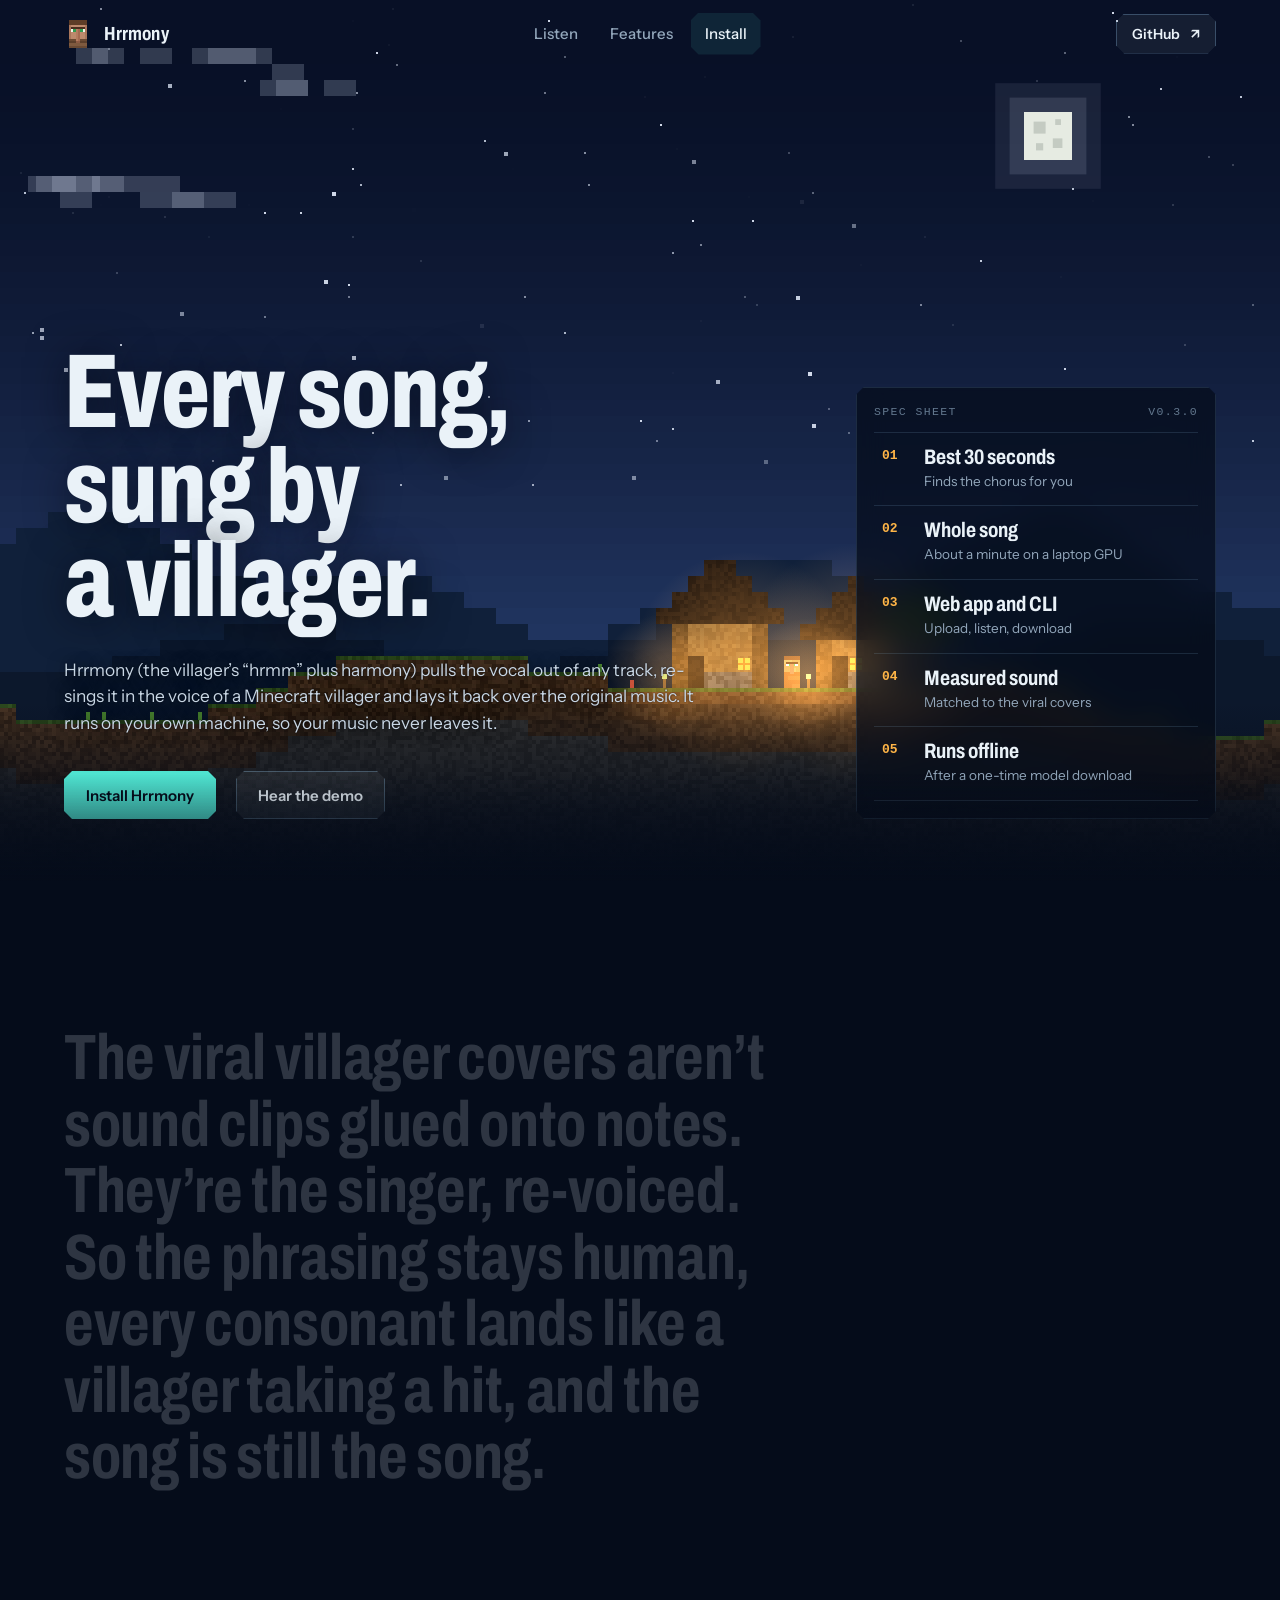
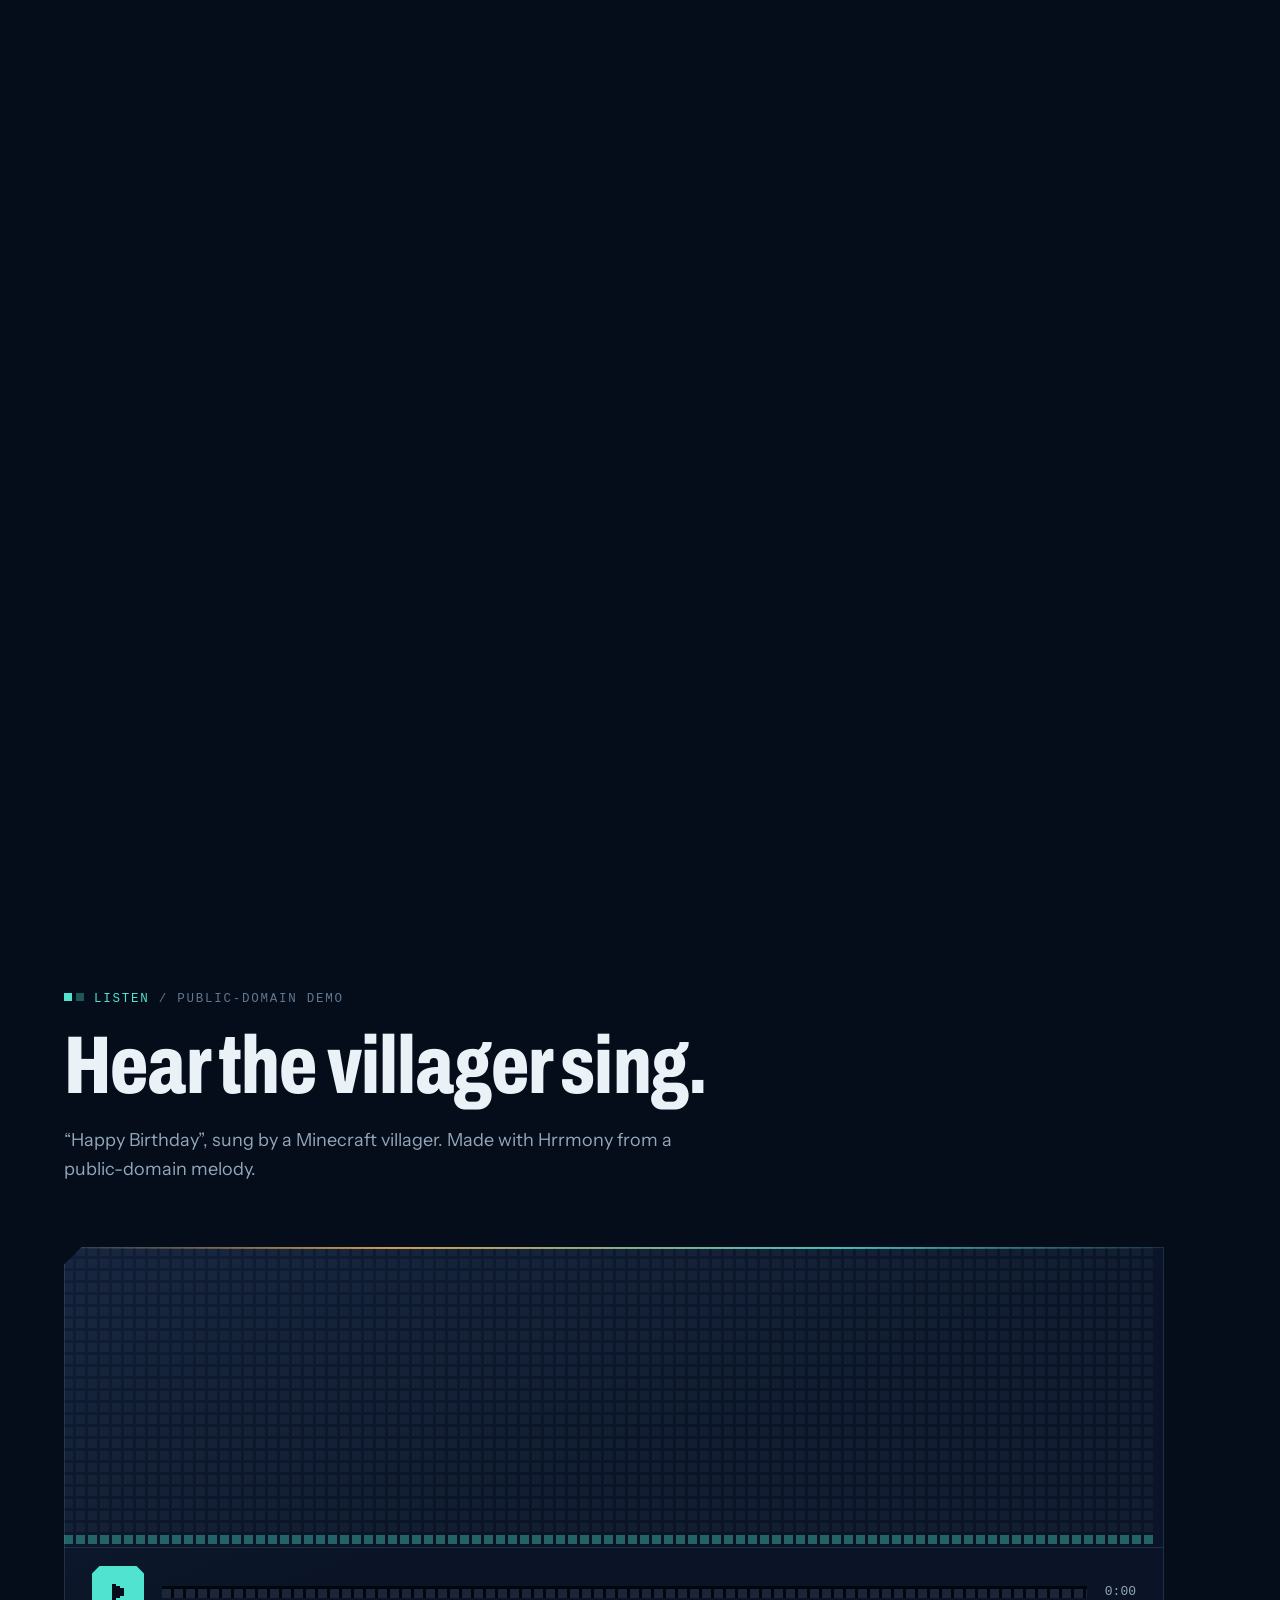
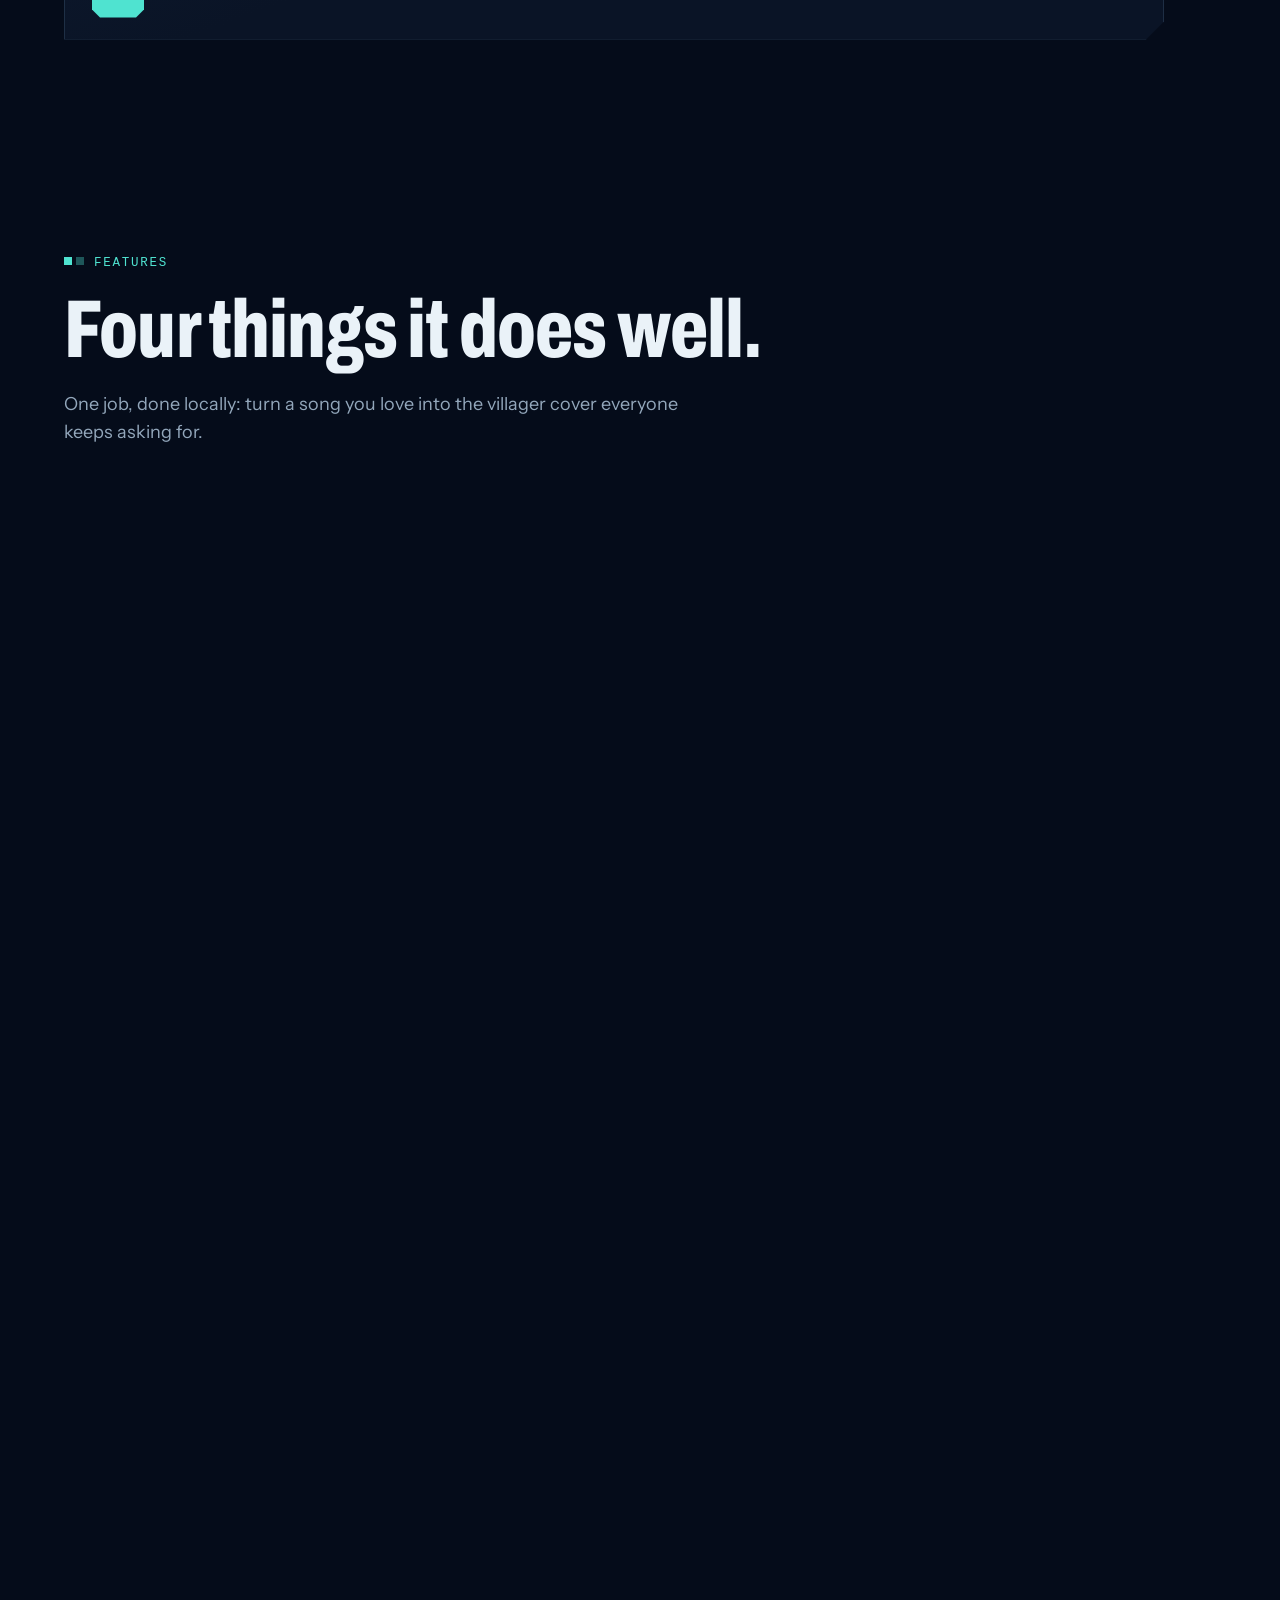
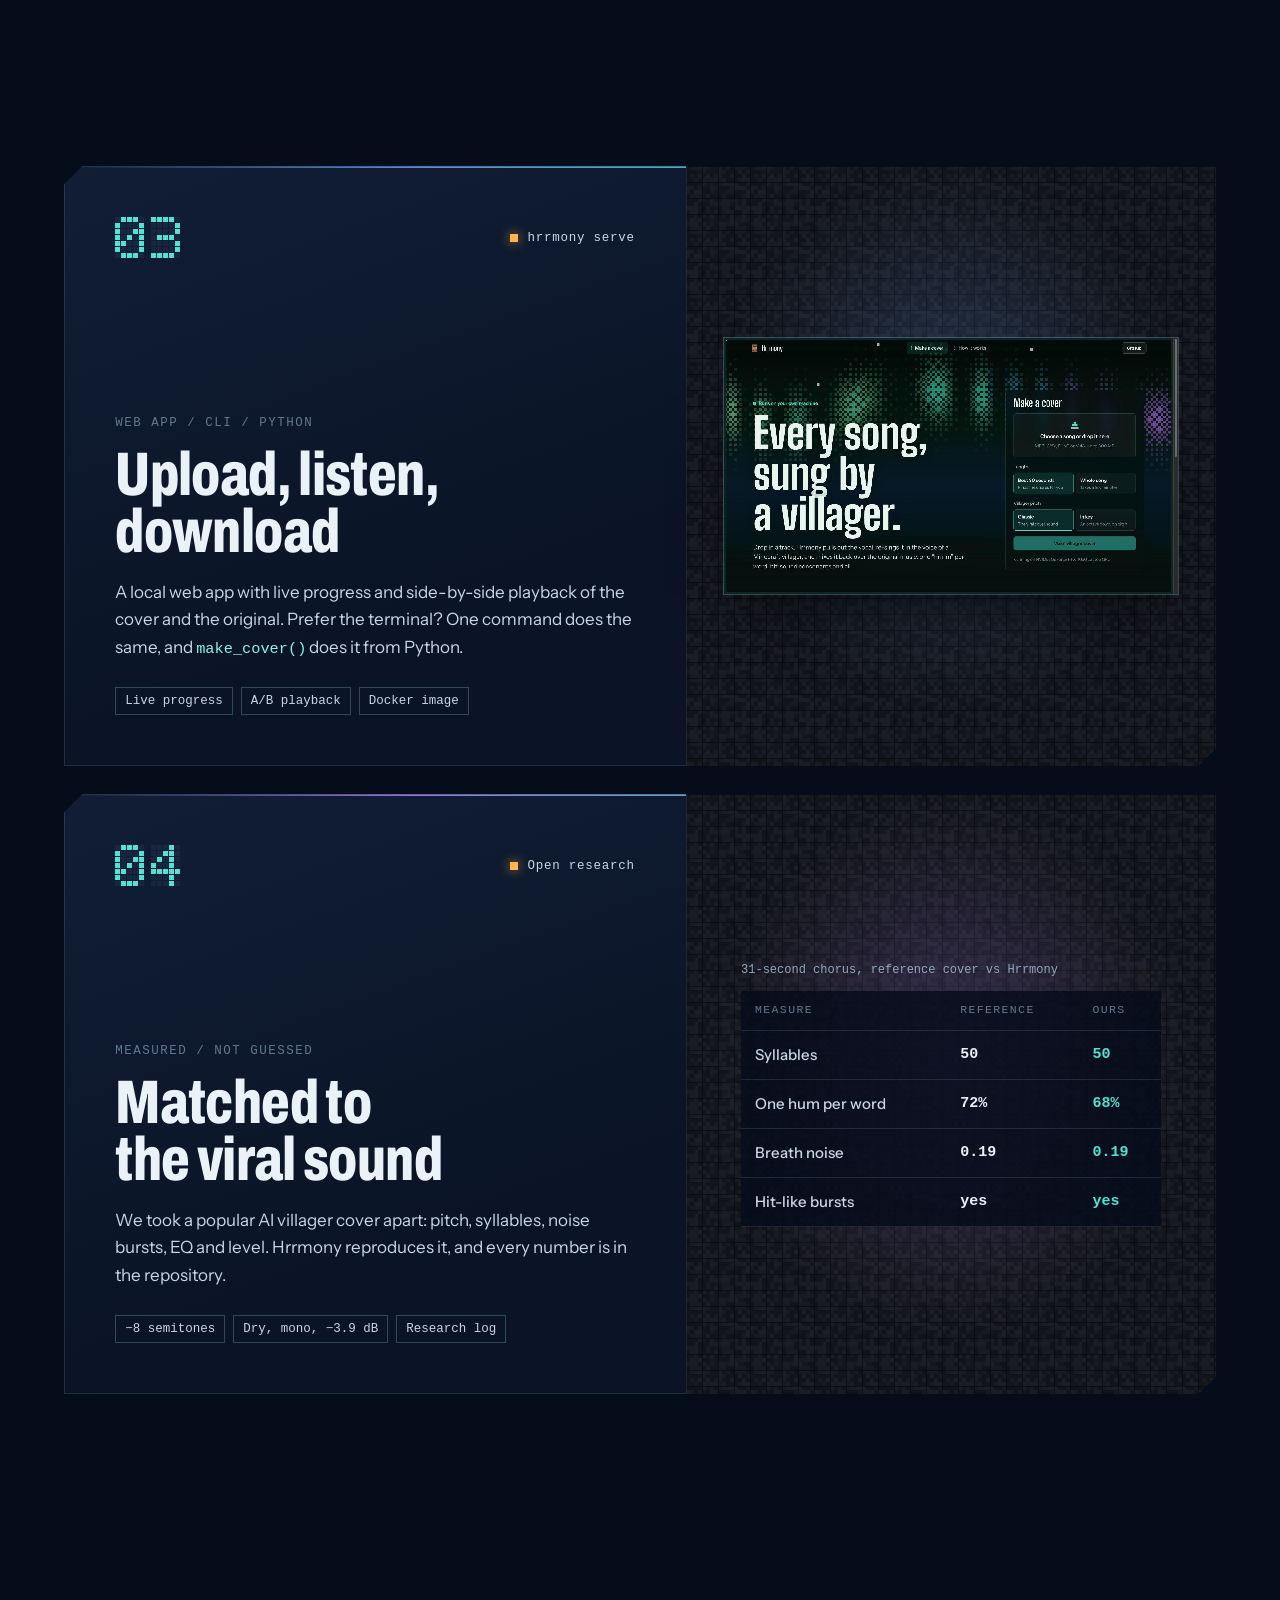
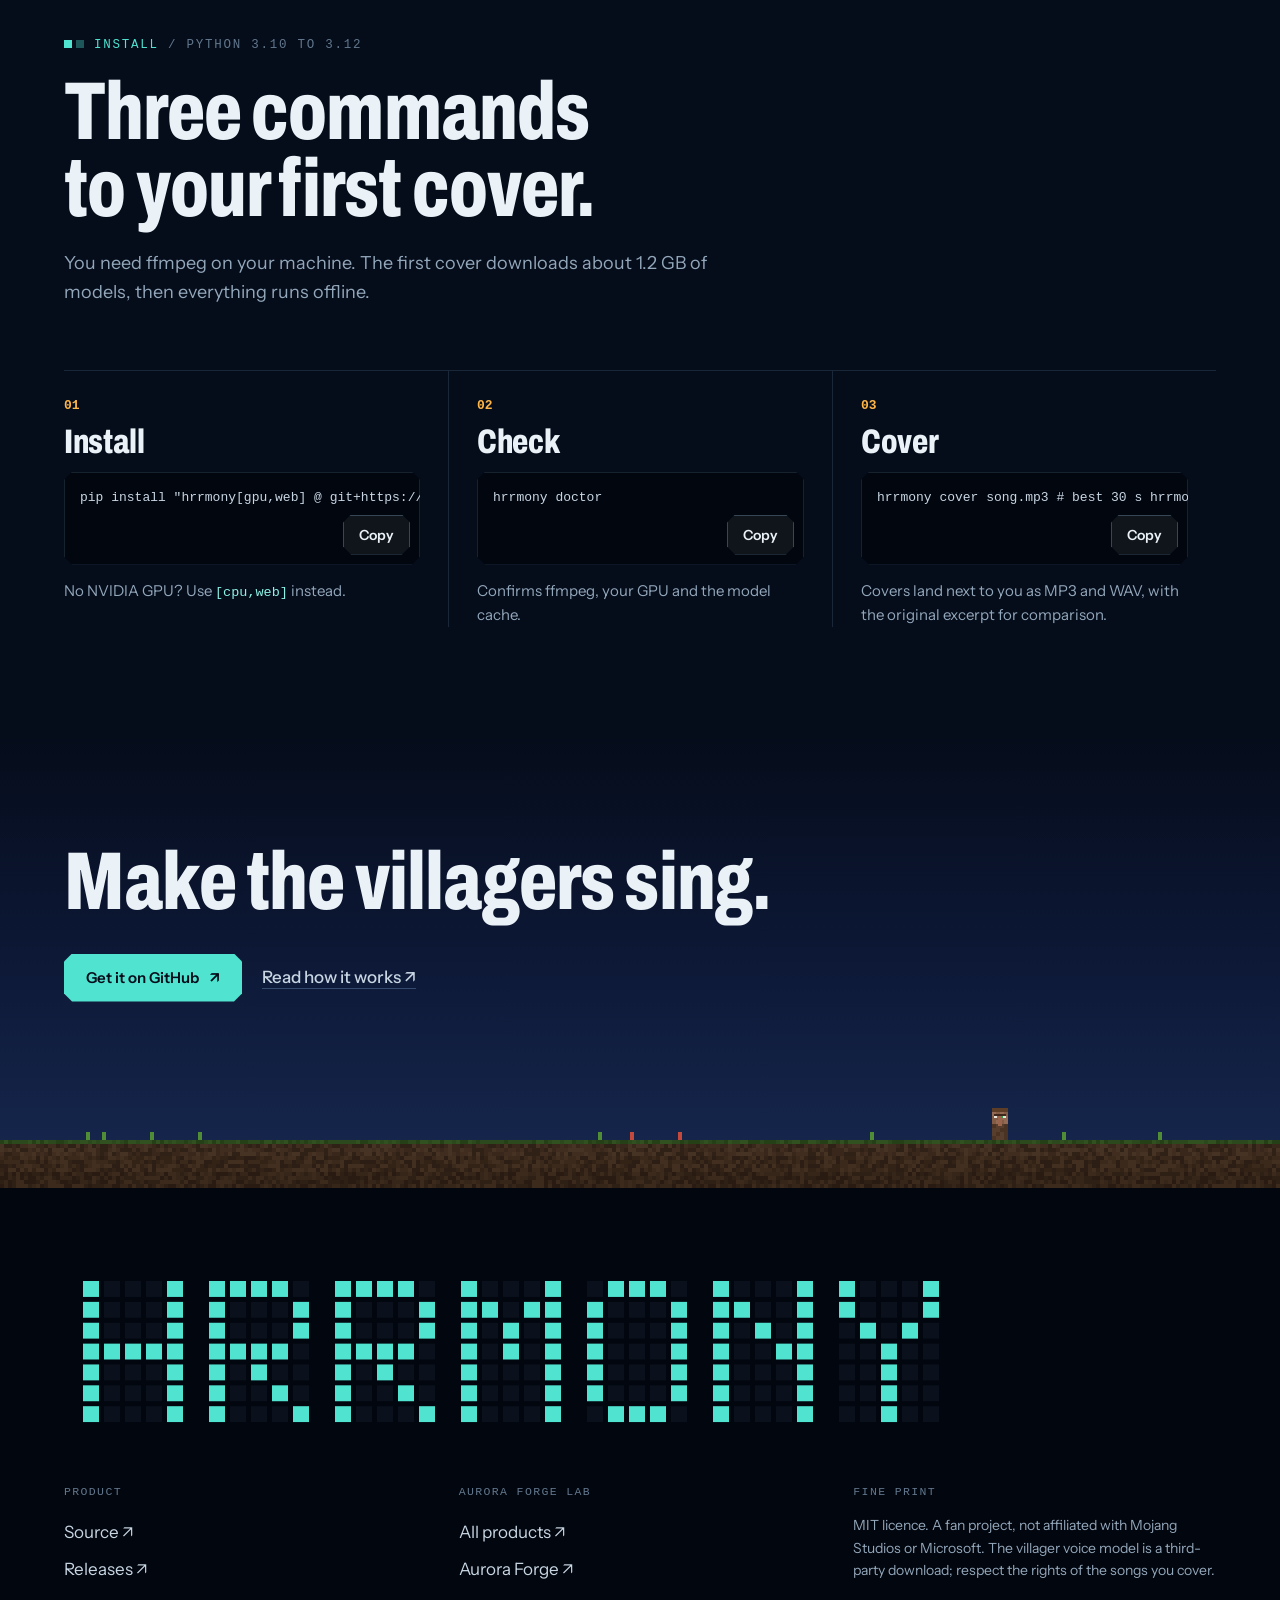
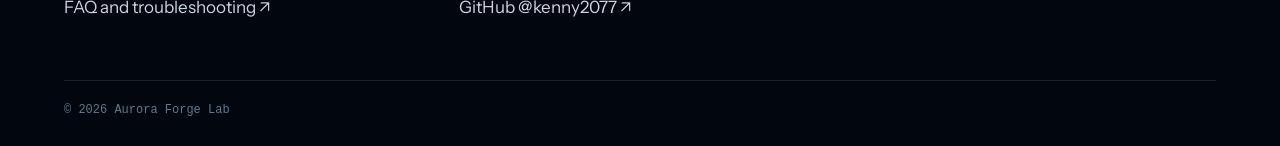
<file: site/index.html>
<!doctype html>
<html lang="en" class="no-js">
<head>
<meta charset="utf-8">
<meta name="viewport" content="width=device-width, initial-scale=1">
<title>Hrrmony — every song, sung by a villager</title>
<meta name="description" content="Hrrmony turns any song into a Minecraft villager cover on your own machine. Best 30 seconds or the whole song, free and open source. An Aurora Forge Lab product.">
<meta name="theme-color" content="#050c1a">
<meta name="color-scheme" content="dark">
<meta property="og:title" content="Hrrmony — every song, sung by a villager">
<meta property="og:description" content="Turn any song into a Minecraft villager cover, locally. Free and open source.">
<meta property="og:image" content="assets/screenshot.jpg">
<link rel="icon" href="assets/favicon.svg" type="image/svg+xml">
<link rel="preconnect" href="https://fonts.googleapis.com">
<link rel="preconnect" href="https://fonts.gstatic.com" crossorigin>
<link href="https://fonts.googleapis.com/css2?family=Archivo:wdth,wght@62..125,500..900&family=Instrument+Sans:wdth,wght@75..100,400..700&display=swap" rel="stylesheet">
<link rel="stylesheet" href="styles.css">
<script>document.documentElement.classList.replace("no-js", "js")</script>
</head>
<body>
<a class="skip-link" href="#main">Skip to content</a>

<header class="site-header" id="top">
  <a class="brand" href="#top" aria-label="Hrrmony, back to top">
    <img class="brand-mark" src="assets/villager.svg" width="28" height="28" alt="">
    <span class="brand-text">Hrrmony</span>
  </a>
  <nav class="nav-links" aria-label="Sections">
    <a href="#listen">Listen</a>
    <a href="#features">Features</a>
    <a href="#install">Install</a>
  </nav>
  <a class="button button-ghost button-small nav-cta" href="https://github.com/kenny2077/hrrmony">GitHub <span aria-hidden="true">↗</span></a>
</header>

<main id="main">
  <section class="hero" aria-labelledby="hero-title">
    <canvas class="sky" id="sky" aria-hidden="true"></canvas>
    <div class="hero-inner">
      <div class="hero-copy">
        <h1 id="hero-title">Every song, sung by a villager.</h1>
        <p class="lede">Hrrmony (the villager’s “hrmm” plus harmony) pulls the vocal out of any track, re-sings it in the voice of a Minecraft
          villager and lays it back over the original music. It runs on your own machine, so your music
          never leaves it.</p>
        <div class="actions">
          <a class="button button-primary" href="#install">Install Hrrmony</a>
          <a class="button button-ghost" href="#listen">Hear the demo</a>
        </div>
      </div>

      <nav class="lab-index glow" aria-label="What it does">
        <div class="lab-index-head"><span>Spec sheet</span><span>v0.3.0</span></div>
        <ol>
          <li><a href="#feature-hook"><span class="ix">01</span><span class="ix-name">Best 30 seconds</span><span class="ix-status">Finds the chorus for you</span></a></li>
          <li><a href="#feature-full"><span class="ix">02</span><span class="ix-name">Whole song</span><span class="ix-status">About a minute on a laptop GPU</span></a></li>
          <li><a href="#feature-app"><span class="ix">03</span><span class="ix-name">Web app and CLI</span><span class="ix-status">Upload, listen, download</span></a></li>
          <li><a href="#feature-measured"><span class="ix">04</span><span class="ix-name">Measured sound</span><span class="ix-status">Matched to the viral covers</span></a></li>
          <li><a href="#install"><span class="ix">05</span><span class="ix-name">Runs offline</span><span class="ix-status">After a one-time model download</span></a></li>
        </ol>
      </nav>
    </div>
  </section>

  <section class="statement" aria-label="What makes it sound right">
    <div class="pin">
      <p>The viral villager covers aren’t sound clips glued onto notes. They’re the singer,
        <em>re-voiced</em>. So the phrasing stays human, every consonant <em>lands like a villager taking a hit</em>,
        and the song is still the song.</p>
    </div>
  </section>

  <section class="listen" id="listen" aria-labelledby="listen-title">
    <header class="section-head">
      <p class="kicker">Listen <span>/ Public-domain demo</span></p>
      <h2 id="listen-title">Hear the villager sing.</h2>
      <p class="sub">“Happy Birthday”, sung by a Minecraft villager. Made with Hrrmony from a public-domain melody.</p>
    </header>

    <div class="player glow" id="player">
      <canvas class="viz" id="viz" aria-hidden="true"></canvas>
      <div class="player-bar">
        <button class="play" id="play" type="button" aria-label="Play">
          <svg viewBox="0 0 10 10" shape-rendering="crispEdges" aria-hidden="true"><path class="i-play" d="M2 1h2v1h2v1h2v4H6v1H4v1H2z"/><path class="i-pause" d="M2 1h2v8H2zM6 1h2v8H6z"/></svg>
        </button>
        <div class="seek" id="seek" role="slider" tabindex="0" aria-label="Position" aria-valuemin="0" aria-valuemax="100" aria-valuenow="0"><i id="seek-fill"></i></div>
        <span class="time" id="time">0:00</span>
      </div>
      <audio id="a-villager" src="assets/demo-villager.mp3" preload="auto"></audio>
    </div>
  </section>

  <section class="features" id="features" aria-labelledby="features-title">
    <header class="section-head">
      <p class="kicker">Features</p>
      <h2 id="features-title">Four things it does well.</h2>
      <p class="sub">One job, done locally: turn a song you love into the villager cover everyone keeps asking for.</p>
    </header>

    <article class="card card-1 glow" id="feature-hook">
      <div class="card-copy">
        <div class="card-top"><span class="glyph glyph-index" data-glyph="01"><span class="glyph-text">01</span></span>
          <span class="status"><span></span>Default mode</span></div>
        <p class="card-kicker">Hook mode <span>/</span> --hook</p>
        <h3>Best 30 seconds</h3>
        <p class="card-lede">Drop in a song and it finds the chorus for you: the loudest stretch whose harmony repeats most,
          snapped to a beat. Or pick your own start with <code>--start</code>.</p>
        <ul class="tags"><li>Auto chorus</li><li>Beat-snapped</li><li>~25 s on an RTX 4050</li></ul>
      </div>
      <figure class="card-media"><span class="glyph glyph-art" data-glyph="30s"><span class="glyph-text">30s</span></span>
        <figcaption>Chorus found at 91.5 s in 凉凉 (it starts at 90.3 s)</figcaption></figure>
    </article>

    <article class="card card-2 glow" id="feature-full">
      <div class="card-copy">
        <div class="card-top"><span class="glyph glyph-index" data-glyph="02"><span class="glyph-text">02</span></span>
          <span class="status"><span></span>One flag</span></div>
        <p class="card-kicker">Full mode <span>/</span> --full</p>
        <h3>The whole song</h3>
        <p class="card-lede">Every verse, every chorus, every ad-lib, re-sung by a villager over the untouched instrumental.
          A three-minute track takes about a minute on a laptop GPU, and it still works on CPU.</p>
        <ul class="tags"><li>Original instrumental</li><li>MP3 and WAV</li><li>Stems on request</li></ul>
      </div>
      <figure class="card-media"><span class="glyph glyph-art" data-glyph="FULL"><span class="glyph-text">FULL</span></span>
        <figcaption>A 4 min 23 s song covered in 75 s on an RTX 4050</figcaption></figure>
    </article>

    <article class="card card-3 glow" id="feature-app">
      <div class="card-copy">
        <div class="card-top"><span class="glyph glyph-index" data-glyph="03"><span class="glyph-text">03</span></span>
          <span class="status"><span></span>hrrmony serve</span></div>
        <p class="card-kicker">Web app <span>/</span> CLI <span>/</span> Python</p>
        <h3>Upload, listen, download</h3>
        <p class="card-lede">A local web app with live progress and side-by-side playback of the cover and the original.
          Prefer the terminal? One command does the same, and <code>make_cover()</code> does it from Python.</p>
        <ul class="tags"><li>Live progress</li><li>A/B playback</li><li>Docker image</li></ul>
      </div>
      <figure class="card-media card-shot"><img src="assets/screenshot.jpg" width="1440" height="812" loading="lazy"
        alt="The Hrrmony web app: a song upload box with Best 30 seconds and Whole song options"></figure>
    </article>

    <article class="card card-4 glow" id="feature-measured">
      <div class="card-copy">
        <div class="card-top"><span class="glyph glyph-index" data-glyph="04"><span class="glyph-text">04</span></span>
          <span class="status"><span></span>Open research</span></div>
        <p class="card-kicker">Measured <span>/</span> not guessed</p>
        <h3>Matched to the viral sound</h3>
        <p class="card-lede">We took a popular AI villager cover apart: pitch, syllables, noise bursts, EQ and level.
          Hrrmony reproduces it, and every number is in the repository.</p>
        <ul class="tags"><li>−8 semitones</li><li>Dry, mono, −3.9 dB</li><li>Research log</li></ul>
      </div>
      <figure class="card-media">
        <table class="metrics">
          <caption>31-second chorus, reference cover vs Hrrmony</caption>
          <thead><tr><th scope="col">Measure</th><th scope="col">Reference</th><th scope="col">Ours</th></tr></thead>
          <tbody>
            <tr><th scope="row">Syllables</th><td>50</td><td>50</td></tr>
            <tr><th scope="row">One hum per word</th><td>72%</td><td>68%</td></tr>
            <tr><th scope="row">Breath noise</th><td>0.19</td><td>0.19</td></tr>
            <tr><th scope="row">Hit-like bursts</th><td>yes</td><td>yes</td></tr>
          </tbody>
        </table>
      </figure>
    </article>
  </section>

  <section class="install" id="install" aria-labelledby="install-title">
    <header class="section-head">
      <p class="kicker">Install <span>/ Python 3.10 to 3.12</span></p>
      <h2 id="install-title">Three commands to your first cover.</h2>
      <p class="sub">You need ffmpeg on your machine. The first cover downloads about 1.2 GB of models, then everything runs offline.</p>
    </header>
    <ol class="steps">
      <li>
        <h3>Install</h3>
        <div class="code"><pre><code>pip install "hrrmony[gpu,web] @ git+https://github.com/kenny2077/hrrmony"</code></pre>
          <button class="copy button button-ghost button-small" type="button">Copy</button></div>
        <p>No NVIDIA GPU? Use <code>[cpu,web]</code> instead.</p>
      </li>
      <li>
        <h3>Check</h3>
        <div class="code"><pre><code>hrrmony doctor</code></pre>
          <button class="copy button button-ghost button-small" type="button">Copy</button></div>
        <p>Confirms ffmpeg, your GPU and the model cache.</p>
      </li>
      <li>
        <h3>Cover</h3>
        <div class="code"><pre><code>hrrmony cover song.mp3        # best 30 s
hrrmony cover song.mp3 --full # whole song
hrrmony serve                 # web app</code></pre>
          <button class="copy button button-ghost button-small" type="button">Copy</button></div>
        <p>Covers land next to you as MP3 and WAV, with the original excerpt for comparison.</p>
      </li>
    </ol>
  </section>

  <section class="cta" aria-labelledby="cta-title">
    <canvas class="ground" id="ground" aria-hidden="true"></canvas>
    <h2 id="cta-title">Make the villagers sing.</h2>
    <div class="actions">
      <a class="button button-primary" href="https://github.com/kenny2077/hrrmony">Get it on GitHub <span aria-hidden="true">↗</span></a>
      <a class="text-link" href="https://github.com/kenny2077/hrrmony/blob/main/docs/how-it-works.md">Read how it works <span aria-hidden="true">↗</span></a>
    </div>
  </section>
</main>

<footer class="site-footer">
  <span class="glyph glyph-wordmark" data-glyph="HRRMONY"><span class="glyph-text">HRRMONY</span></span>
  <div class="footer-cols">
    <div>
      <h2>Product</h2>
      <a href="https://github.com/kenny2077/hrrmony">Source <span aria-hidden="true">↗</span></a>
      <a href="https://github.com/kenny2077/hrrmony/releases">Releases <span aria-hidden="true">↗</span></a>
      <a href="https://github.com/kenny2077/hrrmony/blob/main/docs/faq.md">FAQ and troubleshooting <span aria-hidden="true">↗</span></a>
    </div>
    <div>
      <h2>Aurora Forge Lab</h2>
      <a href="https://auroraforgelab.com/">All products <span aria-hidden="true">↗</span></a>
      <a href="https://kenny2077.github.io/Aurora-Forge/">Aurora Forge <span aria-hidden="true">↗</span></a>
      <a href="https://github.com/kenny2077">GitHub @kenny2077 <span aria-hidden="true">↗</span></a>
    </div>
    <div>
      <h2>Fine print</h2>
      <p>MIT licence. A fan project, not affiliated with Mojang Studios or Microsoft. The villager voice model is a
        third-party download; respect the rights of the songs you cover.</p>
    </div>
  </div>
  <p class="footer-base">© 2026 Aurora Forge Lab</p>
</footer>

<script src="main.js" defer></script>
</body>
</html>
</file>
<file: site/styles.css>
/* Hrrmony product page, in the Aurora Forge Lab system: night sky, aurora light,
   amber signal, and one motif: the lamp field. */

:root {
  --deep: #02060e;
  --night: #050c1a;
  --night-2: #0a1426;
  --night-3: #111e36;
  --ink: #eaf2f8;
  --ink-2: #c8d6e4;
  --muted: #93a7bb;
  --faint: #62778d;
  --line: rgba(150, 205, 245, .14);
  --line-2: rgba(150, 205, 245, .28);
  --aurora: #4fe3d0;
  --aurora-hi: #8cf2e6;
  --cyan: #4cc9f0;
  --blue: #5b8cff;
  --violet: #9b7dff;
  --amber: #ffb547;
  --amber-hot: #ff8a3d;
  --emerald: #58f0a8;
  --display: "Archivo", "Arial Narrow", Impact, sans-serif;
  --sans: "Instrument Sans", -apple-system, BlinkMacSystemFont, "Segoe UI", Helvetica, Arial, sans-serif;
  --mono: ui-monospace, "SF Mono", SFMono-Regular, Menlo, Consolas, monospace;
  --nav-h: 68px;
  --gutter: max(clamp(16px, 5vw, 72px), calc((100% - 1240px) / 2));
  --ease: cubic-bezier(.16, 1, .3, 1);
  --chamfer: polygon(8px 0, calc(100% - 8px) 0, 100% 8px, 100% calc(100% - 8px), calc(100% - 8px) 100%, 8px 100%, 0 calc(100% - 8px), 0 8px);
  --chamfer-lg: polygon(18px 0, 100% 0, 100% calc(100% - 18px), calc(100% - 18px) 100%, 0 100%, 0 18px);
  --cell: 12px;
  --seam: 3px;
  --seam-color: var(--deep);
  --lamps:
    repeating-linear-gradient(90deg, transparent 0 calc(var(--cell) - var(--seam)), var(--seam-color) 0 var(--cell)),
    repeating-linear-gradient(0deg, transparent 0 calc(var(--cell) - var(--seam)), var(--seam-color) 0 var(--cell));
}

*, *::before, *::after { box-sizing: border-box; }
html { background: var(--deep); color-scheme: dark; scroll-padding-top: calc(var(--nav-h) + 16px); }
@media (prefers-reduced-motion: no-preference) { html { scroll-behavior: smooth; } }
body {
  margin: 0; background: var(--deep); color: var(--ink);
  font: 400 17px/1.6 var(--sans); -webkit-font-smoothing: antialiased;
  text-rendering: optimizeLegibility; overflow-x: clip; overflow-wrap: break-word;
}
img { display: block; max-width: 100%; height: auto; }
a { color: inherit; }
h1, h2, h3 {
  margin: 0; font-family: var(--display); font-stretch: 72%; font-weight: 800;
  line-height: .94; letter-spacing: -.01em; text-wrap: balance;
}
p { margin: 0; }
code { font: 500 .9em/1 var(--mono); color: var(--aurora-hi); white-space: nowrap; }
::selection { background: var(--aurora); color: var(--night); }
:focus-visible { outline: 2px solid var(--amber); outline-offset: 3px; }
.skip-link {
  position: fixed; top: 12px; left: 12px; z-index: 100; padding: 10px 14px;
  background: var(--amber); color: var(--deep); font-weight: 600; text-decoration: none;
  transform: translateY(-160%);
}
.skip-link:focus { transform: none; }

/* ---------- shared parts ---------- */
.kicker {
  margin-bottom: 20px; color: var(--aurora);
  font: 500 12.5px/1.2 var(--mono); letter-spacing: .14em; text-transform: uppercase;
}
.kicker::before {
  content: ""; display: inline-block; width: 8px; height: 8px; margin-right: 22px; vertical-align: .05em;
  background: currentColor; box-shadow: 12px 0 0 rgba(79, 227, 208, .35);
}
.kicker span { color: var(--faint); }
.sub { margin-top: 22px; max-width: 54ch; color: var(--muted); font-size: 18px; }
.actions { display: flex; flex-wrap: wrap; align-items: center; gap: 12px 20px; }

.button {
  --bg: var(--aurora); --fg: var(--night);
  display: inline-flex; align-items: center; justify-content: center; gap: 10px;
  min-height: 48px; padding: 14px 22px; border: 0; background: var(--bg); color: var(--fg);
  font: 600 15px/1 var(--sans); text-decoration: none; cursor: pointer; clip-path: var(--chamfer);
  transition: transform .15s var(--ease), background-color .2s, box-shadow .2s;
}
.button:active { transform: translateY(1px) scale(.99); }
.button:focus-visible { clip-path: none; }
.button-primary:hover { --bg: var(--aurora-hi); }
.button-ghost { --bg: rgba(234, 242, 248, .06); --fg: var(--ink); box-shadow: inset 0 0 0 1px var(--line-2); }
.button-ghost:hover { --bg: rgba(234, 242, 248, .11); box-shadow: inset 0 0 0 1px rgba(150, 205, 245, .45); }
.button-small { min-height: 40px; padding: 11px 16px; font-size: 14px; }
.text-link {
  color: var(--ink-2); font-weight: 500; text-decoration: underline; text-decoration-color: var(--line-2);
  text-underline-offset: 5px; transition: color .2s, text-decoration-color .2s;
}
.text-link:hover { color: var(--ink); text-decoration-color: var(--amber); }

/* dot-matrix glyphs: text is the no-JS fallback, main.js draws lamps over it */
.glyph { position: relative; display: block; min-width: 0; overflow: hidden; }
.glyph canvas { position: absolute; inset: 0; width: 100%; height: 100%; }
.glyph-text { font: 800 1em/1 var(--display); font-stretch: 62%; color: var(--aurora); }
.glyph.is-drawn .glyph-text { visibility: hidden; }

/* cursor effects (fine pointers only; main.js writes --mx/--my and draws .heat) */
.heat { position: absolute; inset: 0; z-index: 0; width: 100%; height: 100%; pointer-events: none; image-rendering: pixelated; }
.hero > .heat { z-index: -1; }
.glow::before {
  content: ""; position: absolute; inset: 0; z-index: 0; pointer-events: none; opacity: 0;
  background: radial-gradient(260px circle at var(--mx, 50%) var(--my, 50%), rgba(79, 227, 208, .08), transparent 70%);
  transition: opacity .25s;
}
@media (hover: hover) and (pointer: fine) { .glow:hover::before { opacity: 1; } }
.glow > :not(.heat) { position: relative; z-index: 1; }
.card-media > .heat { z-index: 0; }
.card-media img, .card-media table { position: relative; z-index: 1; }
.card-media .glyph, .card-media figcaption { z-index: 1; }

/* ---------- header ---------- */
.site-header {
  position: fixed; inset: 0 0 auto; z-index: 50; display: grid; grid-template-columns: 1fr auto 1fr;
  align-items: center; gap: 16px; height: var(--nav-h); padding: 0 var(--gutter);
  border-bottom: 1px solid transparent;
  transition: background-color .4s var(--ease), border-color .4s var(--ease), backdrop-filter .4s;
}
.site-header.is-scrolled {
  background: rgba(5, 12, 26, .8); border-bottom-color: var(--line);
  backdrop-filter: blur(14px) saturate(1.2); -webkit-backdrop-filter: blur(14px) saturate(1.2);
}
.brand { display: inline-flex; align-items: center; gap: 12px; text-decoration: none; }
.brand-mark { width: 28px; height: 28px; image-rendering: pixelated; }
.brand-text { font: 700 19px/1 var(--display); font-stretch: 78%; letter-spacing: .005em; }
.nav-links { display: flex; gap: 4px; }
.nav-links a {
  padding: 9px 14px; color: var(--muted); font-size: 15px; font-weight: 500; text-decoration: none;
  clip-path: var(--chamfer); transition: color .2s, background-color .2s;
}
.nav-links a:hover, .nav-links a.is-current { color: var(--ink); background: rgba(79, 227, 208, .1); }
.nav-cta { justify-self: end; }

/* ---------- hero ---------- */
.hero {
  position: relative; isolation: isolate; display: flex; flex-direction: column; justify-content: flex-end;
  min-height: 100svh; padding: calc(var(--nav-h) + 48px) var(--gutter) clamp(56px, 9vh, 104px); overflow: hidden;
  background:
    linear-gradient(180deg, #08102a 0 16%, #0c1734 16% 32%, #111f42 32% 48%, #172850 48% 64%, #1e3260 64% 76%, #0c182c 76%);
}
.sky { position: absolute; inset: 0; z-index: -2; width: 100%; height: 100%; image-rendering: pixelated; }
.hero::after {
  content: ""; position: absolute; inset: auto 0 0; z-index: -1; height: 22%; pointer-events: none;
  background: linear-gradient(180deg, transparent, rgba(5, 12, 26, .7) 55%, var(--night));
}
.hero-inner { display: grid; grid-template-columns: minmax(0, 1fr) 360px; align-items: end; gap: 48px; }
.hero-copy { max-width: 820px; }
.hero h1 { max-width: 12ch; font-size: clamp(54px, 8.2vw, 132px); line-height: .9; text-shadow: 0 2px 40px rgba(2, 6, 14, .6); }
.lede {
  margin-top: 28px; max-width: 54ch; color: var(--ink-2); font-size: clamp(17px, 1.35vw, 20px); line-height: 1.55;
  text-shadow: 0 1px 18px rgba(2, 6, 14, .9), 0 0 2px rgba(2, 6, 14, .6);
}
.hero .actions { margin-top: 34px; }

.lab-index {
  padding: 18px; background: rgba(5, 12, 26, .72); box-shadow: inset 0 0 0 1px var(--line);
  backdrop-filter: blur(14px); -webkit-backdrop-filter: blur(14px); clip-path: var(--chamfer);
}
.lab-index-head {
  display: flex; justify-content: space-between; color: var(--faint);
  font: 500 11.5px/1.3 var(--mono); letter-spacing: .12em; text-transform: uppercase;
}
.lab-index ol { margin: 12px 0 0; padding: 0; list-style: none; border-top: 1px solid var(--line); }
.lab-index a {
  display: grid; grid-template-columns: 34px 1fr; gap: 2px 8px; padding: 13px 8px;
  border-bottom: 1px solid var(--line); text-decoration: none; transition: background-color .2s;
}
.lab-index a:hover, .lab-index a:focus-visible { background: rgba(79, 227, 208, .07); }
.ix { grid-row: span 2; color: var(--amber); font: 600 13px/1.6 var(--mono); }
.ix-name { font: 700 21px/1.1 var(--display); font-stretch: 78%; }
.ix-status { color: var(--muted); font-size: 13.5px; }

/* ---------- statement ---------- */
.statement {
  position: relative; z-index: 1; height: 190vh; margin-top: -14vh;
  background: linear-gradient(180deg, transparent, var(--night) 12vh);
}
.statement .pin { position: sticky; top: 0; display: flex; align-items: center; height: 100svh; padding: var(--nav-h) var(--gutter) 0; }
.statement p {
  max-width: 24ch; font: 700 clamp(34px, min(5vw, 7.4vh), 84px)/1.04 var(--display); font-stretch: 74%;
  letter-spacing: -.005em; text-wrap: pretty;
}
.statement em { color: var(--amber); font-style: normal; }
.js .statement .w { color: rgba(234, 242, 248, .18); transition: color .35s var(--ease); }
.js .statement .w.lit { color: var(--ink); }
.js .statement .w.lit.hot { color: var(--amber); }

/* ---------- sections ---------- */
.listen, .features, .install, .cta { position: relative; padding: clamp(72px, 12vh, 140px) var(--gutter); background: var(--night); }
.section-head { max-width: 1000px; margin-bottom: clamp(40px, 7vh, 80px); }
.section-head h2, .cta h2 { font-size: clamp(46px, 6.4vw, 100px); }

/* ---------- demo player ---------- */
.player {
  position: relative; max-width: 1100px; background: linear-gradient(160deg, var(--night-3), var(--night-2) 55%);
  box-shadow: inset 0 0 0 1px var(--line); clip-path: var(--chamfer-lg);
}
.player::after {
  content: ""; position: absolute; inset: 0 0 auto; height: 2px; opacity: .8;
  background: linear-gradient(90deg, transparent, var(--amber) 30%, var(--aurora) 70%, transparent);
}
.viz { display: block; width: 100%; height: clamp(160px, 26vw, 300px); }
.player-bar {
  display: grid; grid-template-columns: auto 1fr auto; align-items: center; gap: 18px;
  padding: 18px clamp(16px, 3vw, 28px) 22px; border-top: 1px solid var(--line);
}
.play {
  display: grid; place-items: center; width: 52px; height: 52px; border: 0; cursor: pointer;
  background: var(--aurora); color: var(--night); clip-path: var(--chamfer); transition: background-color .2s;
}
.play:hover { background: var(--aurora-hi); }
.play:focus-visible { clip-path: none; }
.play svg { width: 20px; height: 20px; fill: currentColor; }
.play .i-pause, .player.is-playing .play .i-play { display: none; }
.player.is-playing .play .i-pause { display: inline; }
.seek { position: relative; height: 12px; cursor: pointer; background: var(--lamps), rgba(234, 242, 248, .08); --seam-color: var(--night-2); --cell: 8px; --seam: 2px; }
.seek i { position: absolute; inset: 0 auto 0 0; width: 0; background: var(--lamps), var(--amber); --seam-color: var(--night-2); --cell: 8px; --seam: 2px; }
.time { color: var(--muted); font: 500 13px/1 var(--mono); min-width: 4ch; text-align: right; }

/* ---------- feature cards: stacked ---------- */
.card {
  position: sticky; top: calc(var(--nav-h) + 20px + var(--i, 0) * 18px);
  display: grid; grid-template-columns: minmax(0, 1.08fr) minmax(0, .92fr); min-height: min(72svh, 600px);
  margin-bottom: 28px; background: linear-gradient(160deg, var(--night-3), var(--night-2) 55%);
  box-shadow: inset 0 0 0 1px var(--line), 0 -24px 60px -40px rgba(0, 0, 0, .8);
  clip-path: var(--chamfer-lg); transform-origin: 50% 0;
}
.card-1 { --i: 0; --tint: #58f0a8; }
.card-2 { --i: 1; --tint: #ffb14a; }
.card-3 { --i: 2; --tint: #6aa7ff; }
.card-4 { --i: 3; --tint: #b48cff; }
.card::after {
  content: ""; position: absolute; inset: 0 0 auto; height: 2px; opacity: .8;
  background: linear-gradient(90deg, transparent, var(--tint) 30%, var(--aurora) 70%, transparent);
}
.card-copy { position: relative; z-index: 1; display: flex; flex-direction: column; padding: clamp(28px, 4vw, 56px); }
.card-top { display: flex; align-items: center; justify-content: space-between; gap: 16px; margin-bottom: auto; padding-bottom: 32px; }
.glyph-index { width: 66px; height: 42px; font-size: 40px; }
.status { display: inline-flex; align-items: center; gap: 10px; color: var(--ink-2); font: 500 12.5px/1.3 var(--mono); letter-spacing: .06em; text-align: right; }
.status span { flex: none; width: 8px; height: 8px; background: var(--amber); box-shadow: 0 0 12px rgba(255, 181, 71, .7); }
.card-kicker { color: var(--faint); font: 500 12.5px/1.3 var(--mono); letter-spacing: .12em; text-transform: uppercase; }
.card h3 { margin-top: 14px; font-size: clamp(42px, 4.8vw, 76px); }
.card-lede { margin-top: 18px; max-width: 50ch; color: var(--ink-2); }
.tags { display: flex; flex-wrap: wrap; gap: 8px; margin: 26px 0 0; padding: 0; list-style: none; }
.tags li { padding: 6px 10px; color: var(--ink-2); font: 500 12.5px/1.3 var(--mono); box-shadow: inset 0 0 0 1px var(--line-2); }
.card-media {
  position: relative; z-index: 1; margin: 0; display: grid; place-items: center; padding: clamp(24px, 3vw, 40px);
  background: radial-gradient(60% 60% at 50% 45%, color-mix(in srgb, var(--tint) 22%, transparent), transparent 75%),
    var(--slate, none) 0 0 / 64px 64px, var(--night);
  image-rendering: pixelated; box-shadow: inset 1px 0 0 var(--line);
}
.card-media figcaption { position: absolute; left: 20px; right: 20px; bottom: 16px; color: var(--muted); font: 500 12px/1.4 var(--mono); }
.glyph-art { width: min(100%, 440px); aspect-ratio: 40 / 18; display: grid; place-items: center; font-size: clamp(56px, 7vw, 110px); text-align: center; }
.glyph-art .glyph-text { color: var(--tint); }
.card-shot img { width: 100%; box-shadow: 0 0 0 1px var(--line-2), 0 30px 60px -30px rgba(0, 0, 0, .9); }
.metrics { width: min(100%, 420px); border-collapse: collapse; background: rgba(5, 12, 26, .82); font-size: 15px; }
.metrics caption { padding-bottom: 12px; color: var(--muted); font: 500 12px/1.4 var(--mono); text-align: left; }
.metrics th, .metrics td { padding: 12px 14px; border-bottom: 1px solid var(--line); text-align: left; }
.metrics thead th { color: var(--faint); font: 500 11.5px/1.3 var(--mono); letter-spacing: .12em; text-transform: uppercase; }
.metrics td { font: 600 15px/1 var(--mono); color: var(--ink); }
.metrics td:last-child { color: var(--aurora); }
.metrics tbody th { font-weight: 500; color: var(--ink-2); }

/* ---------- install ---------- */
.steps { display: grid; grid-template-columns: repeat(3, minmax(0, 1fr)); gap: 0; margin: 0; padding: 0; list-style: none; counter-reset: step; border-top: 1px solid var(--line); }
.steps li { counter-increment: step; display: grid; align-content: start; gap: 14px; padding: 28px 28px 0 0; }
.steps li + li { padding-left: 28px; border-left: 1px solid var(--line); }
.steps li::before { content: "0" counter(step); color: var(--amber); font: 600 13px/1 var(--mono); }
.steps h3 { font-size: 34px; font-stretch: 74%; }
.steps p { color: var(--muted); font-size: 15px; }
.steps li > * { min-width: 0; }
.code { position: relative; max-width: 100%; background: var(--deep); box-shadow: inset 0 0 0 1px var(--line); clip-path: var(--chamfer); }
.code pre { margin: 0; padding: 16px 16px 56px; overflow-x: auto; font: 500 13px/1.6 var(--mono); color: var(--ink-2); white-space: pre; }
.code code { color: inherit; font: inherit; }
.code .copy { position: absolute; right: 10px; bottom: 10px; }

/* ---------- cta + footer ---------- */
.cta { display: grid; justify-items: start; gap: 34px; padding-bottom: calc(96px + clamp(72px, 10vh, 120px));
  background: linear-gradient(180deg, var(--night), #0c1734 45%, #172850); }
.cta > :not(.ground):not(.heat) { position: relative; z-index: 1; }
.ground { position: absolute; left: 0; right: 0; bottom: 0; width: 100%; height: 96px; image-rendering: pixelated; }
.site-footer > * { min-width: 0; }
.site-footer { display: grid; grid-template-columns: minmax(0, 1fr); gap: clamp(36px, 6vh, 64px); padding: clamp(56px, 10vh, 96px) var(--gutter) 28px; background: var(--deep); }
.glyph-wordmark { width: min(100%, 900px); aspect-ratio: 41 / 7; font-size: clamp(48px, 12vw, 160px); }
.footer-cols { display: grid; grid-template-columns: repeat(3, minmax(0, 1fr)); gap: 32px; }
.footer-cols h2 { margin-bottom: 14px; color: var(--faint); font: 500 11.5px/1.3 var(--mono); letter-spacing: .12em; text-transform: uppercase; }
.footer-cols a { display: block; padding: 5px 0; color: var(--ink-2); text-decoration: none; }
.footer-cols a:hover { color: var(--ink); }
.footer-cols p { max-width: 42ch; color: var(--muted); font-size: 14px; }
.footer-base { padding-top: 22px; border-top: 1px solid var(--line); color: var(--faint); font: 500 12px/1.3 var(--mono); }

/* ---------- responsive ---------- */
@media (max-width: 980px) {
  .hero-inner { grid-template-columns: 1fr; }
  .lab-index { max-width: 520px; }
  .card { position: relative; top: auto; grid-template-columns: 1fr; min-height: 0; }
  .card-media { min-height: 260px; box-shadow: inset 0 1px 0 var(--line); }
  .steps { grid-template-columns: 1fr; }
  .steps li, .steps li + li { padding: 26px 0; border-left: 0; border-bottom: 1px solid var(--line); }
}
@media (max-width: 640px) {
  .site-header { grid-template-columns: 1fr auto; }
  .nav-links { display: none; }
  .footer-cols { grid-template-columns: 1fr; }
  .statement { height: auto; margin-top: 0; }
  .statement .pin { position: static; height: auto; padding: 96px var(--gutter); }
}
@media (prefers-reduced-motion: reduce) {
  *, *::before, *::after { animation: none !important; transition: none !important; }
}
</file>
